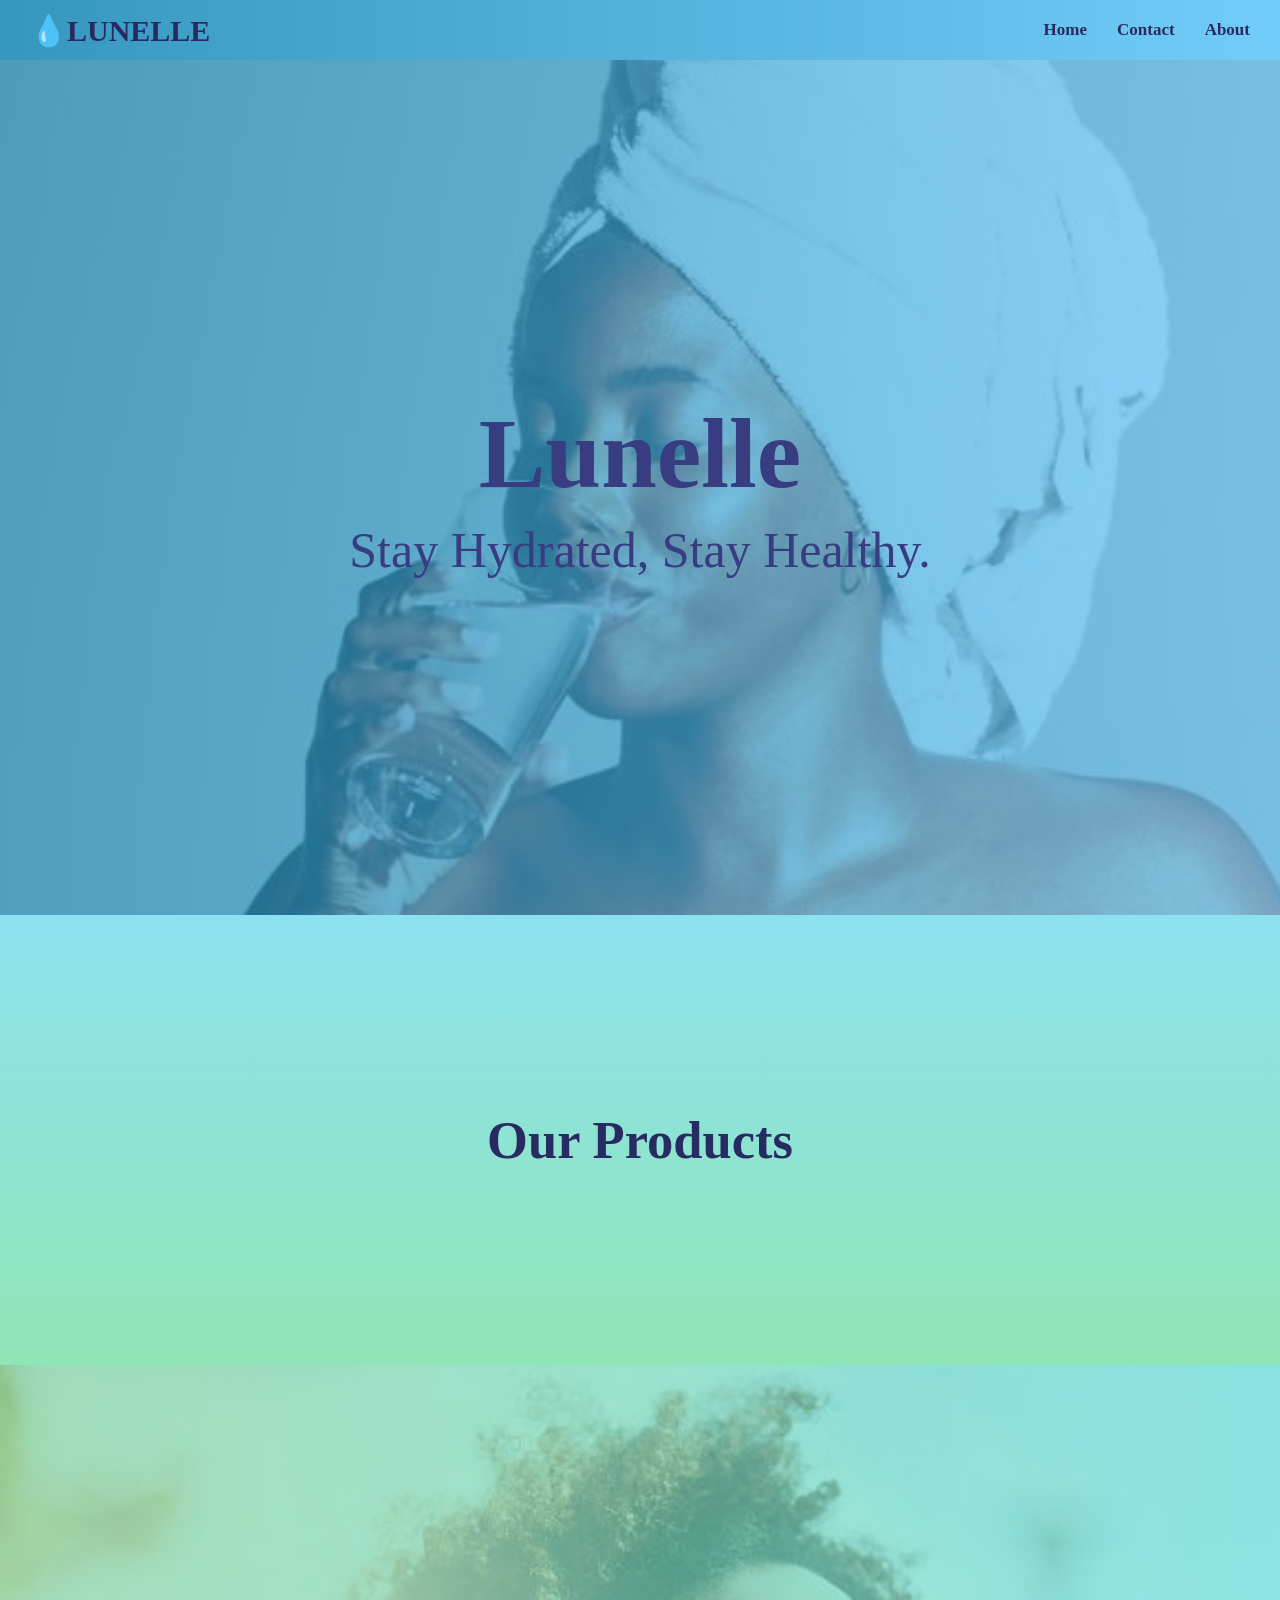
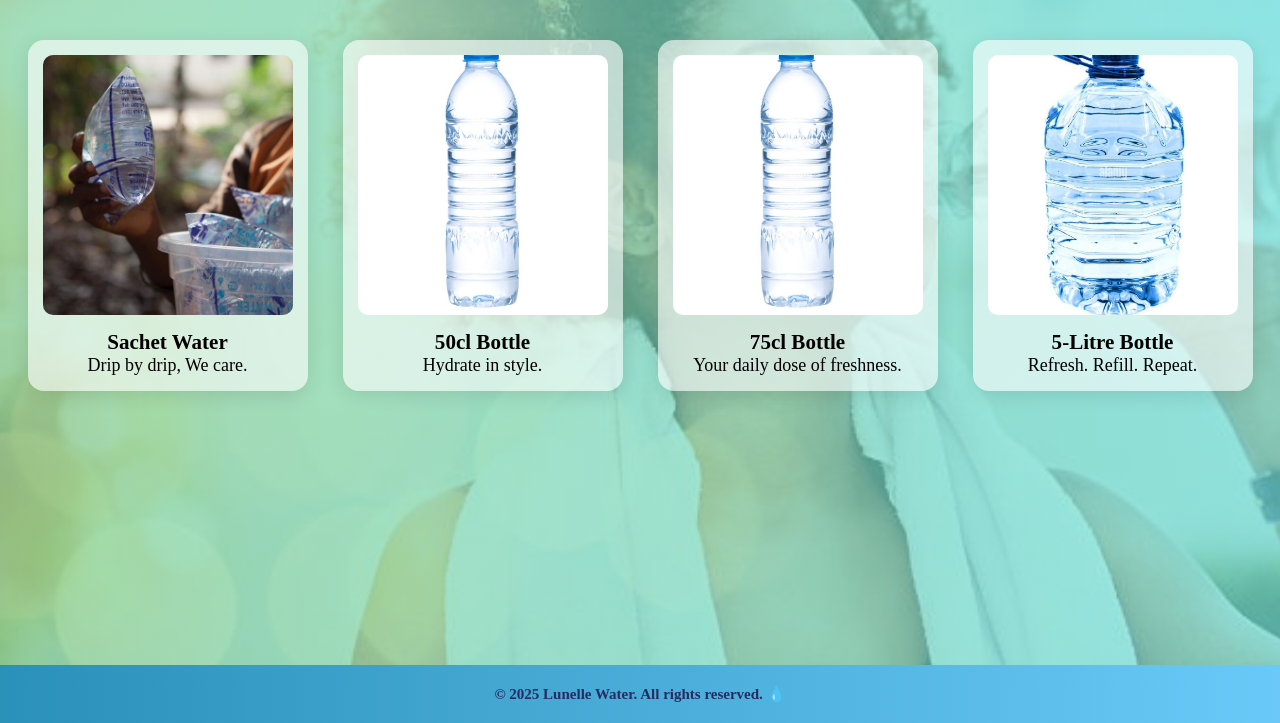
<file: index.html>
<!doctype html>
<html lang="en">
  <head>
    <meta charset="UTF-8" />
    <meta name="viewport" content="width=device-width, initial-scale=1.0" />
    <title>Lunelle</title>
    <link rel="stylesheet" href="style.css" />
  </head>
  <body>
    <nav>
      <p class="logo">💧LUNELLE</p>
      <div class="nav-links-div">
        <a href="index.html">Home</a>
        <a href="contact.html">Contact</a>
        <a href="about.html">About</a>
      </div>
    </nav>

    <div class="cont-one">
      <div class="intro">
        <h1>Lunelle</h1>
        <p>Stay Hydrated, Stay Healthy.</p>
      </div>
    </div>

    <div class="cont-two">
      <h2>Our Products</h2>
    </div>

    <div class="products">
      <div class="product-list">
        <div class="item-a">
          <img src="satchet-water.jpeg" alt="product-1" />
          <h3>Sachet Water</h3>
          <p>Drip by drip, We care.</p>
        </div>
        <div class="item-b">
          <img src="50cl.jpeg" alt="Product-2" />
          <h3>50cl Bottle</h3>
          <p>Hydrate in style.</p>
        </div>
        <div class="item-c">
          <img src="75cl.jpeg" alt="Product-3" />
          <h3>75cl Bottle</h3>
          <p>Your daily dose of freshness.</p>
        </div>
        <div class="item-d">
          <img src="5liters.jpeg" alt="Product-4" />
          <h3>5-Litre Bottle</h3>
          <p>Refresh. Refill. Repeat.</p>
        </div>
      </div>
    </div>

    <footer>
      <p>© 2025 Lunelle Water. All rights reserved. 💧</p>
    </footer>

    <script src="script.js"></script>
  </body>
</html>
</file>
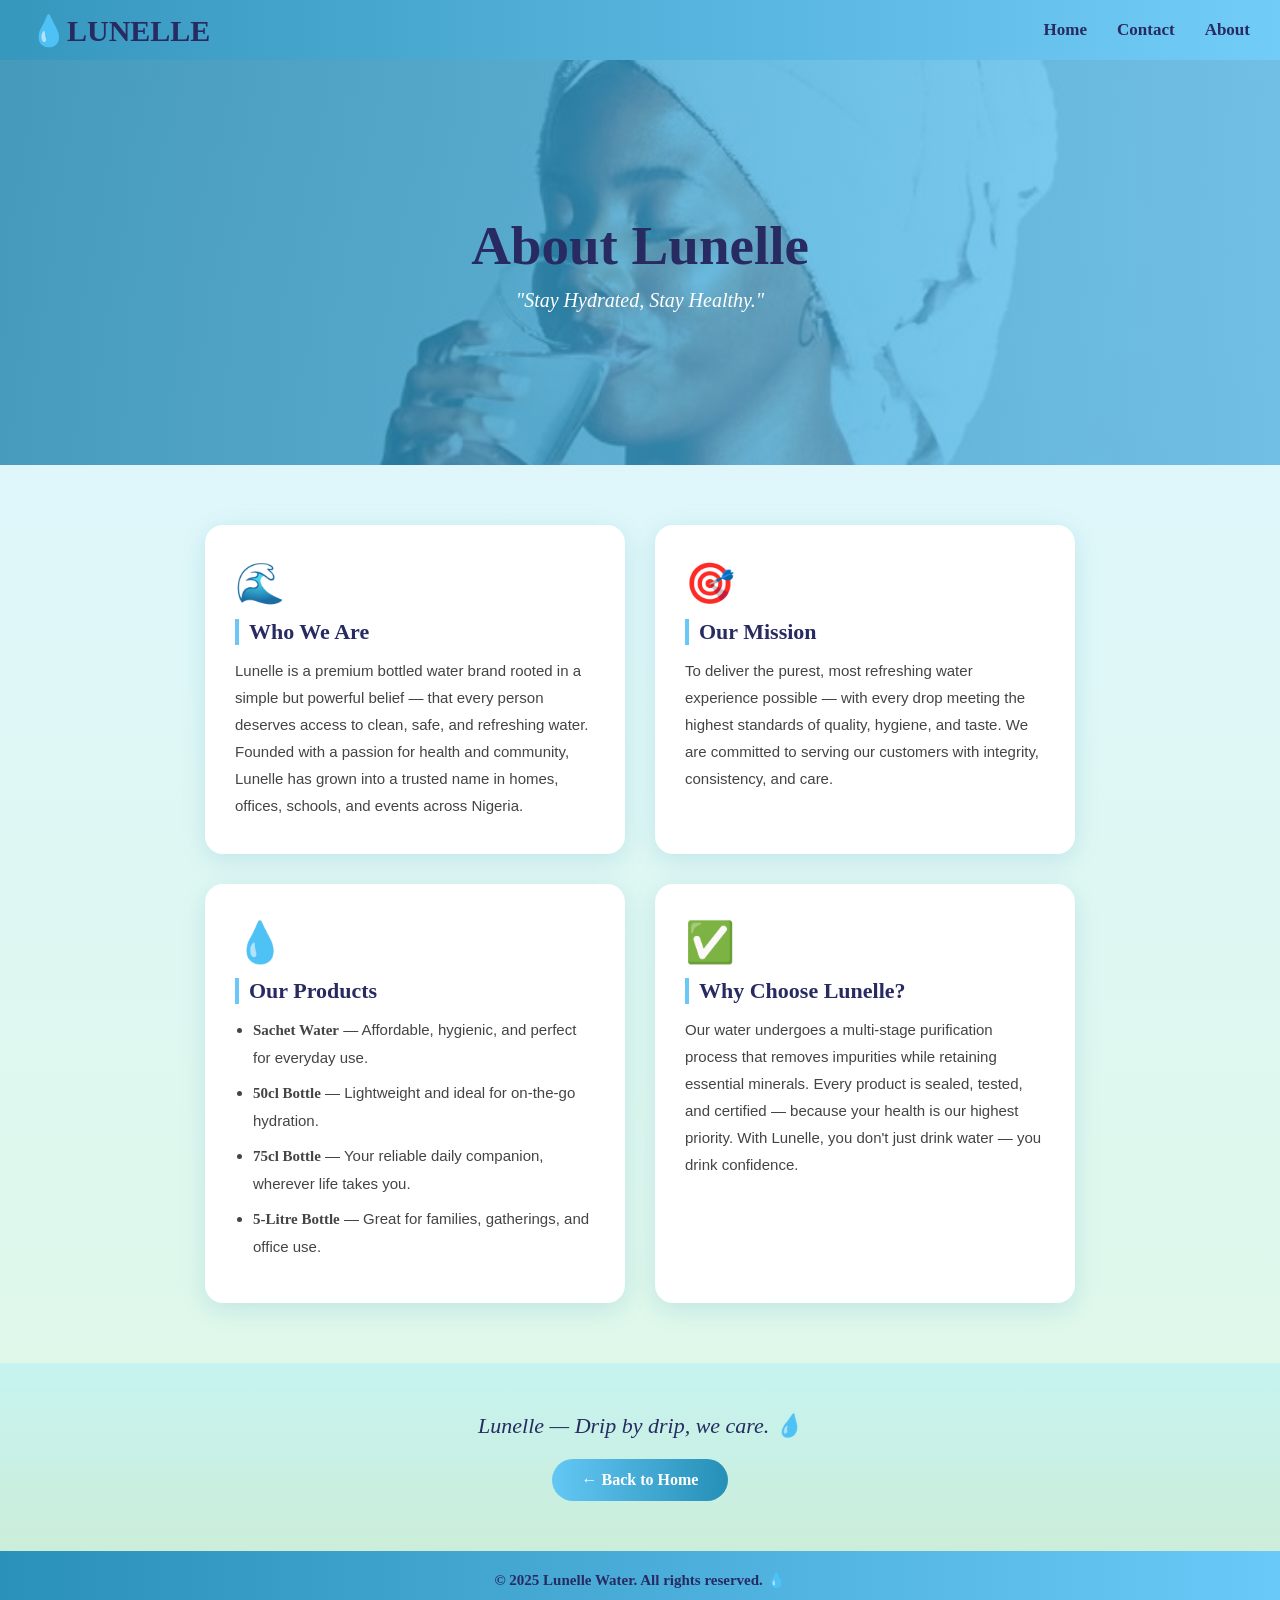
<file: about.html>
<!doctype html>
<html lang="en">
  <head>
    <meta charset="UTF-8" />
    <meta name="viewport" content="width=device-width, initial-scale=1.0" />
    <title>Lunelle — About Us</title>
    <link rel="stylesheet" href="about.css" />
  </head>
  <body>

    <nav>
      <p class="logo">💧LUNELLE</p>
      <div class="nav-links-div">
        <a href="index.html">Home</a>
        <a href="contact.html">Contact</a>
        <a href="about.html">About</a>
      </div>
    </nav>

    <div class="about-hero">
      <h1>About Lunelle</h1>
      <p class="tagline">"Stay Hydrated, Stay Healthy."</p>
    </div>

    <div class="about-content">

      <div class="about-card">
        <div class="card-icon">🌊</div>
        <h2>Who We Are</h2>
        <p>
          Lunelle is a premium bottled water brand rooted in a simple but powerful belief —
          that every person deserves access to clean, safe, and refreshing water. Founded with
          a passion for health and community, Lunelle has grown into a trusted name in homes,
          offices, schools, and events across Nigeria.
        </p>
      </div>

      <div class="about-card">
        <div class="card-icon">🎯</div>
        <h2>Our Mission</h2>
        <p>
          To deliver the purest, most refreshing water experience possible — with every drop
          meeting the highest standards of quality, hygiene, and taste. We are committed to
          serving our customers with integrity, consistency, and care.
        </p>
      </div>

      <div class="about-card">
        <div class="card-icon">💧</div>
        <h2>Our Products</h2>
        <ul>
          <li><strong>Sachet Water</strong> — Affordable, hygienic, and perfect for everyday use.</li>
          <li><strong>50cl Bottle</strong> — Lightweight and ideal for on-the-go hydration.</li>
          <li><strong>75cl Bottle</strong> — Your reliable daily companion, wherever life takes you.</li>
          <li><strong>5-Litre Bottle</strong> — Great for families, gatherings, and office use.</li>
        </ul>
      </div>

      <div class="about-card">
        <div class="card-icon">✅</div>
        <h2>Why Choose Lunelle?</h2>
        <p>
          Our water undergoes a multi-stage purification process that removes impurities while
          retaining essential minerals. Every product is sealed, tested, and certified — because
          your health is our highest priority. With Lunelle, you don't just drink water —
          you drink confidence.
        </p>
      </div>

    </div>

    <div class="about-closing">
      <p>Lunelle — Drip by drip, we care. 💧</p>
      <a href="index.html" class="back-btn">← Back to Home</a>
    </div>

    <footer>
      <p>© 2025 Lunelle Water. All rights reserved. 💧</p>
    </footer>

    <script src="script.js"></script>

  </body>
</html>
</file>
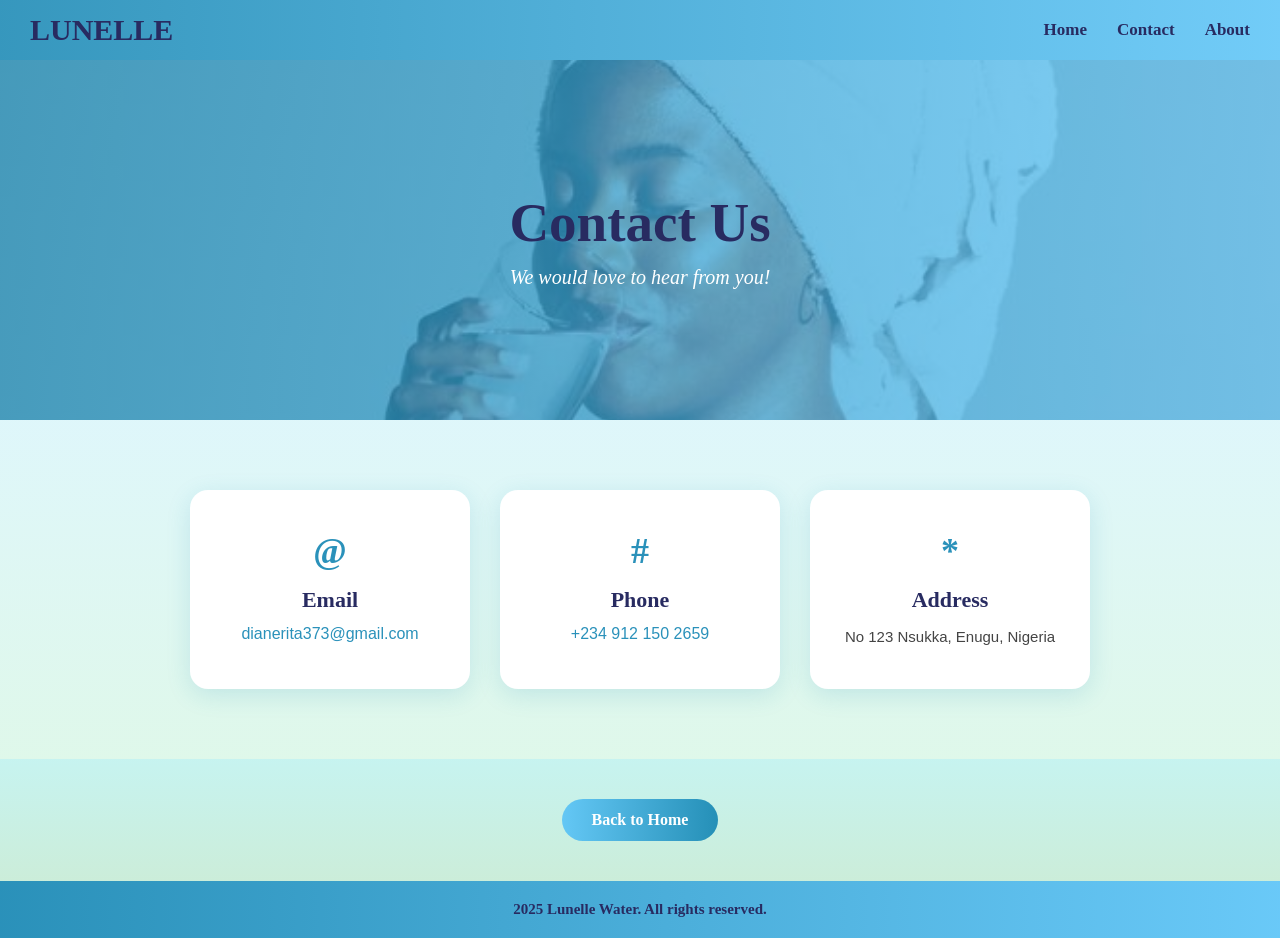
<file: contact.html>
<!doctype html>
<html lang="en">
  <head>
    <meta charset="UTF-8" />
    <meta name="viewport" content="width=device-width, initial-scale=1.0" />
    <title>Lunelle — Contact Us</title>
    <link rel="stylesheet" href="contact.css" />
  </head>
  <body>

    <nav>
      <p class="logo">LUNELLE</p>
      <div class="nav-links-div">
        <a href="index.html">Home</a>
        <a href="contact.html">Contact</a>
        <a href="about.html">About</a>
      </div>
    </nav>

    <div class="contact-hero">
      <h1>Contact Us</h1>
      <p>We would love to hear from you!</p>
    </div>

    <div class="contact-content">

      <div class="contact-card">
        <div class="contact-icon">@</div>
        <h2>Email</h2>
        <a href="mailto:dianerita373@gmail.com">dianerita373@gmail.com</a>
      </div>

      <div class="contact-card">
        <div class="contact-icon">#</div>
        <h2>Phone</h2>
        <a href="tel:+2349121502659">+234 912 150 2659</a>
      </div>

      <div class="contact-card">
        <div class="contact-icon">*</div>
        <h2>Address</h2>
        <p>No 123 Nsukka, Enugu, Nigeria</p>
      </div>

    </div>

    <div class="contact-closing">
      <a href="index.html" class="back-btn">Back to Home</a>
    </div>

    <footer>
      <p>2025 Lunelle Water. All rights reserved.</p>
    </footer>

    <script src="script.js"></script>

  </body>
</html>
</file>
<file: style.css>
* {
  margin: 0;
  padding: 0;
  box-sizing: border-box;
  font-family: cursive;
}

nav {
  width: 100%;
  height: 60px;
  background: linear-gradient(to left, rgba(89, 195, 247, 0.85), rgba(19, 133, 178, 0.85));
  display: flex;
  justify-content: space-between;
  align-items: center;
  color: black;
  padding: 0 30px;
  position: sticky;
  top: 0;
  z-index: 100;
  transition: box-shadow 0.3s ease;
}

nav.scrolled {
  box-shadow: 0 4px 15px rgba(19, 133, 178, 0.4);
}

.nav-links-div {
  display: flex;
  gap: 30px;
}

.nav-links-div a {
  text-decoration: none;
  color: rgb(40, 43, 97);
  font-size: 17px;
  font-weight: bold;
  transition: color 0.2s;
}

.nav-links-div a:hover {
  color: white;
}

.logo {
  font-size: 30px;
  font-weight: bold;
  color: rgb(40, 43, 97);
  font-family: cursive;
  cursor: pointer;
}

.cont-one {
  width: 100%;
  height: 95vh;
  display: flex;
  flex-direction: column;
  align-items: center;
  justify-content: center;
  background: linear-gradient(to left, rgba(89, 195, 247, 0.7), rgba(19, 133, 178, 0.7)),
    url("drinking-img2.jpeg");
  background-size: cover;
  background-position: center;
}

.intro {
  width: 100%;
  height: 300px;
  display: flex;
  flex-direction: column;
  font-size: 50px;
  text-align: center;
  color: rgb(56, 60, 129);
  justify-content: center;
  align-items: center;
  gap: 10px;
}

.cont-two {
  width: 100%;
  height: 50vh;
  display: flex;
  flex-direction: column;
  align-items: center;
  justify-content: center;
  background: linear-gradient(to bottom, rgba(93, 213, 232, 0.7), rgba(94, 219, 150, 0.7));
  font-size: 35px;
  color: rgb(40, 43, 97);
}

.products {
  width: 100%;
  min-height: 70vh;
  display: flex;
  flex-direction: column;
  align-items: center;
  justify-content: center;
}

.product-list {
  width: 100%;
  min-height: 100vh;
  display: flex;
  align-items: center;
  justify-content: space-around;
  flex-wrap: wrap;
  gap: 20px;
  padding: 40px 20px;
  background: linear-gradient(to left, rgba(114, 226, 217, 0.7), rgba(126, 210, 161, 0.7)),
    url("drinking-img1.jpeg");
  background-size: cover;
  background-position: center;
}

.item-a, .item-b, .item-c, .item-d {
  width: 280px;
  background: rgba(255, 255, 255, 0.6);
  border-radius: 16px;
  padding: 15px;
  font-size: 18px;
  text-align: center;
  box-shadow: 0 4px 20px rgba(0, 0, 0, 0.1);
  transition: transform 0.3s ease, box-shadow 0.3s ease;
}

.item-a:hover, .item-b:hover, .item-c:hover, .item-d:hover {
  transform: translateY(-8px);
  box-shadow: 0 12px 30px rgba(19, 133, 178, 0.3);
}

.item-a img, .item-b img, .item-c img, .item-d img {
  width: 100%;
  height: 260px;
  object-fit: cover;
  border-radius: 10px;
  margin-bottom: 10px;
}

img {
  width: 100%;
  object-fit: cover;
}

footer {
  width: 100%;
  padding: 20px;
  background: linear-gradient(to left, rgba(89, 195, 247, 0.9), rgba(19, 133, 178, 0.9));
  text-align: center;
  color: rgb(40, 43, 97);
  font-size: 15px;
  font-weight: bold;
}

/* POPUPS */
#contact-popup, #about-popup {
  position: fixed;
  inset: 0;
  background: rgba(0, 0, 0, 0.55);
  display: flex;
  align-items: center;
  justify-content: center;
  z-index: 9999;
  opacity: 0;
  transition: opacity 0.3s ease;
  padding: 20px;
}

#contact-popup.visible, #about-popup.visible {
  opacity: 1;
}

.popup-box {
  background: white;
  border-radius: 20px;
  padding: 40px 35px;
  max-width: 480px;
  width: 100%;
  position: relative;
  text-align: center;
  box-shadow: 0 20px 60px rgba(0, 0, 0, 0.25);
  transform: scale(0.9);
  transition: transform 0.3s ease;
  max-height: 90vh;
  overflow-y: auto;
}

#contact-popup.visible .popup-box,
#about-popup.visible .popup-box {
  transform: scale(1);
}

.popup-close {
  position: absolute;
  top: 15px;
  right: 18px;
  background: none;
  border: none;
  font-size: 22px;
  cursor: pointer;
  color: #999;
  transition: color 0.2s;
}

.popup-close:hover { color: rgb(19, 133, 178); }

.popup-icon { font-size: 45px; margin-bottom: 10px; }

.popup-box h2 {
  font-size: 28px;
  color: rgb(40, 43, 97);
  margin-bottom: 8px;
}

.popup-box > p {
  color: #666;
  margin-bottom: 20px;
  font-size: 15px;
}

.contact-item {
  display: flex;
  flex-direction: column;
  align-items: center;
  margin: 12px 0;
  background: rgba(89, 195, 247, 0.1);
  padding: 12px 20px;
  border-radius: 10px;
}

.contact-label { font-size: 13px; color: #888; margin-bottom: 4px; }

.contact-item a, .contact-item span {
  font-size: 17px;
  color: rgb(19, 133, 178);
  text-decoration: none;
  font-weight: bold;
}

.contact-item a:hover { text-decoration: underline; }

.about-box { max-width: 560px; text-align: left; }

.about-tagline {
  text-align: center;
  color: rgb(19, 133, 178) !important;
  font-style: italic;
  font-size: 17px !important;
  margin-bottom: 25px !important;
}

.about-section { margin-bottom: 18px; }

.about-section h3 {
  font-size: 17px;
  color: rgb(40, 43, 97);
  margin-bottom: 6px;
  border-left: 4px solid rgba(89, 195, 247, 0.9);
  padding-left: 10px;
}

.about-section p, .about-section li {
  font-size: 14px;
  color: #444;
  line-height: 1.7;
  font-family: sans-serif;
}

.about-section ul { padding-left: 20px; }
.about-section li { margin-bottom: 5px; }

.about-footer {
  text-align: center;
  margin-top: 20px;
  font-size: 14px;
  color: rgb(19, 133, 178);
  font-style: italic;
}

/* SCROLL REVEAL */
.reveal-hidden {
  opacity: 0;
  transform: translateY(40px);
  transition: opacity 0.6s ease, transform 0.6s ease;
}

.item-b.reveal-hidden { transition-delay: 0.1s; }
.item-c.reveal-hidden { transition-delay: 0.2s; }
.item-d.reveal-hidden { transition-delay: 0.3s; }

.revealed {
  opacity: 1;
  transform: translateY(0);
}
</file>
<file: about.css>
* {
  margin: 0;
  padding: 0;
  box-sizing: border-box;
  font-family: cursive;
}

nav {
  width: 100%;
  height: 60px;
  background: linear-gradient(to left, rgba(89, 195, 247, 0.85), rgba(19, 133, 178, 0.85));
  display: flex;
  justify-content: space-between;
  align-items: center;
  padding: 0 30px;
  position: sticky;
  top: 0;
  z-index: 100;
  transition: box-shadow 0.3s ease;
}

nav.scrolled {
  box-shadow: 0 4px 15px rgba(19, 133, 178, 0.4);
}

.nav-links-div {
  display: flex;
  gap: 30px;
}

.nav-links-div a {
  text-decoration: none;
  color: rgb(40, 43, 97);
  font-size: 17px;
  font-weight: bold;
  transition: color 0.2s;
}

.nav-links-div a:hover {
  color: white;
}

.logo {
  font-size: 30px;
  font-weight: bold;
  color: rgb(40, 43, 97);
  cursor: pointer;
}

.about-hero {
  width: 100%;
  height: 45vh;
  display: flex;
  flex-direction: column;
  align-items: center;
  justify-content: center;
  text-align: center;
  background: linear-gradient(to left, rgba(89, 195, 247, 0.75), rgba(19, 133, 178, 0.75)),
    url("drinking-img2.jpeg");
  background-size: cover;
  background-position: center;
  color: rgb(40, 43, 97);
  gap: 12px;
}

.about-hero h1 {
  font-size: 55px;
}

.tagline {
  font-size: 20px;
  color: white;
  font-style: italic;
}

.about-content {
  width: 100%;
  display: flex;
  flex-wrap: wrap;
  justify-content: center;
  gap: 30px;
  padding: 60px 40px;
  background: linear-gradient(to bottom, rgba(93, 213, 232, 0.2), rgba(94, 219, 150, 0.2));
}

.about-card {
  width: 420px;
  background: white;
  border-radius: 18px;
  padding: 35px 30px;
  box-shadow: 0 6px 25px rgba(19, 133, 178, 0.15);
  transition: transform 0.3s ease, box-shadow 0.3s ease;
}

.about-card:hover {
  transform: translateY(-6px);
  box-shadow: 0 14px 35px rgba(19, 133, 178, 0.25);
}

.card-icon {
  font-size: 40px;
  margin-bottom: 12px;
}

.about-card h2 {
  font-size: 22px;
  color: rgb(40, 43, 97);
  margin-bottom: 12px;
  border-left: 4px solid rgba(89, 195, 247, 0.9);
  padding-left: 10px;
}

.about-card p,
.about-card li {
  font-size: 15px;
  color: #444;
  line-height: 1.8;
  font-family: sans-serif;
}

.about-card ul {
  padding-left: 18px;
}

.about-card li {
  margin-bottom: 8px;
}

.about-closing {
  width: 100%;
  padding: 50px 20px;
  text-align: center;
  background: linear-gradient(to bottom, rgba(114, 226, 217, 0.4), rgba(126, 210, 161, 0.4));
  display: flex;
  flex-direction: column;
  align-items: center;
  gap: 20px;
}

.about-closing p {
  font-size: 22px;
  color: rgb(40, 43, 97);
  font-style: italic;
}

.back-btn {
  display: inline-block;
  padding: 12px 30px;
  background: linear-gradient(to right, rgba(89, 195, 247, 0.9), rgba(19, 133, 178, 0.9));
  color: white;
  text-decoration: none;
  border-radius: 30px;
  font-size: 16px;
  font-weight: bold;
  transition: transform 0.2s ease, box-shadow 0.2s ease;
}

.back-btn:hover {
  transform: scale(1.05);
  box-shadow: 0 6px 20px rgba(19, 133, 178, 0.4);
}

footer {
  width: 100%;
  padding: 20px;
  background: linear-gradient(to left, rgba(89, 195, 247, 0.9), rgba(19, 133, 178, 0.9));
  text-align: center;
  color: rgb(40, 43, 97);
  font-size: 15px;
  font-weight: bold;
}

.reveal-hidden {
  opacity: 0;
  transform: translateY(40px);
  transition: opacity 0.6s ease, transform 0.6s ease;
}

.revealed {
  opacity: 1;
  transform: translateY(0);
}
</file>
<file: contact.css>
* {
  margin: 0;
  padding: 0;
  box-sizing: border-box;
  font-family: cursive;
}

nav {
  width: 100%;
  height: 60px;
  background: linear-gradient(to left, rgba(89, 195, 247, 0.85), rgba(19, 133, 178, 0.85));
  display: flex;
  justify-content: space-between;
  align-items: center;
  padding: 0 30px;
  position: sticky;
  top: 0;
  z-index: 100;
}

.nav-links-div {
  display: flex;
  gap: 30px;
}

.nav-links-div a {
  text-decoration: none;
  color: rgb(40, 43, 97);
  font-size: 17px;
  font-weight: bold;
  transition: color 0.2s;
}

.nav-links-div a:hover {
  color: white;
}

.logo {
  font-size: 30px;
  font-weight: bold;
  color: rgb(40, 43, 97);
  cursor: pointer;
}

.contact-hero {
  width: 100%;
  height: 40vh;
  display: flex;
  flex-direction: column;
  align-items: center;
  justify-content: center;
  text-align: center;
  background: linear-gradient(to left, rgba(89, 195, 247, 0.75), rgba(19, 133, 178, 0.75)),
    url("drinking-img2.jpeg");
  background-size: cover;
  background-position: center;
  gap: 12px;
}

.contact-hero h1 {
  font-size: 55px;
  color: rgb(40, 43, 97);
}

.contact-hero p {
  font-size: 20px;
  color: white;
  font-style: italic;
}

.contact-content {
  width: 100%;
  display: flex;
  flex-wrap: wrap;
  justify-content: center;
  gap: 30px;
  padding: 70px 40px;
  background: linear-gradient(to bottom, rgba(93, 213, 232, 0.2), rgba(94, 219, 150, 0.2));
}

.contact-card {
  width: 280px;
  background: white;
  border-radius: 18px;
  padding: 40px 25px;
  text-align: center;
  box-shadow: 0 6px 25px rgba(19, 133, 178, 0.15);
  transition: transform 0.3s ease, box-shadow 0.3s ease;
}

.contact-card:hover {
  transform: translateY(-6px);
  box-shadow: 0 14px 35px rgba(19, 133, 178, 0.25);
}

.contact-icon {
  font-size: 36px;
  font-weight: bold;
  color: rgba(19, 133, 178, 0.9);
  margin-bottom: 15px;
}

.contact-card h2 {
  font-size: 22px;
  color: rgb(40, 43, 97);
  margin-bottom: 12px;
}

.contact-card a {
  font-size: 16px;
  color: rgba(19, 133, 178, 0.9);
  text-decoration: none;
  font-family: sans-serif;
  word-break: break-all;
}

.contact-card a:hover {
  text-decoration: underline;
}

.contact-card p {
  font-size: 15px;
  color: #444;
  font-family: sans-serif;
  line-height: 1.6;
}

.contact-closing {
  width: 100%;
  padding: 40px 20px;
  text-align: center;
  background: linear-gradient(to bottom, rgba(114, 226, 217, 0.4), rgba(126, 210, 161, 0.4));
}

.back-btn {
  display: inline-block;
  padding: 12px 30px;
  background: linear-gradient(to right, rgba(89, 195, 247, 0.9), rgba(19, 133, 178, 0.9));
  color: white;
  text-decoration: none;
  border-radius: 30px;
  font-size: 16px;
  font-weight: bold;
  transition: transform 0.2s ease, box-shadow 0.2s ease;
}

.back-btn:hover {
  transform: scale(1.05);
  box-shadow: 0 6px 20px rgba(19, 133, 178, 0.4);
}

footer {
  width: 100%;
  padding: 20px;
  background: linear-gradient(to left, rgba(89, 195, 247, 0.9), rgba(19, 133, 178, 0.9));
  text-align: center;
  color: rgb(40, 43, 97);
  font-size: 15px;
  font-weight: bold;
}
</file>
